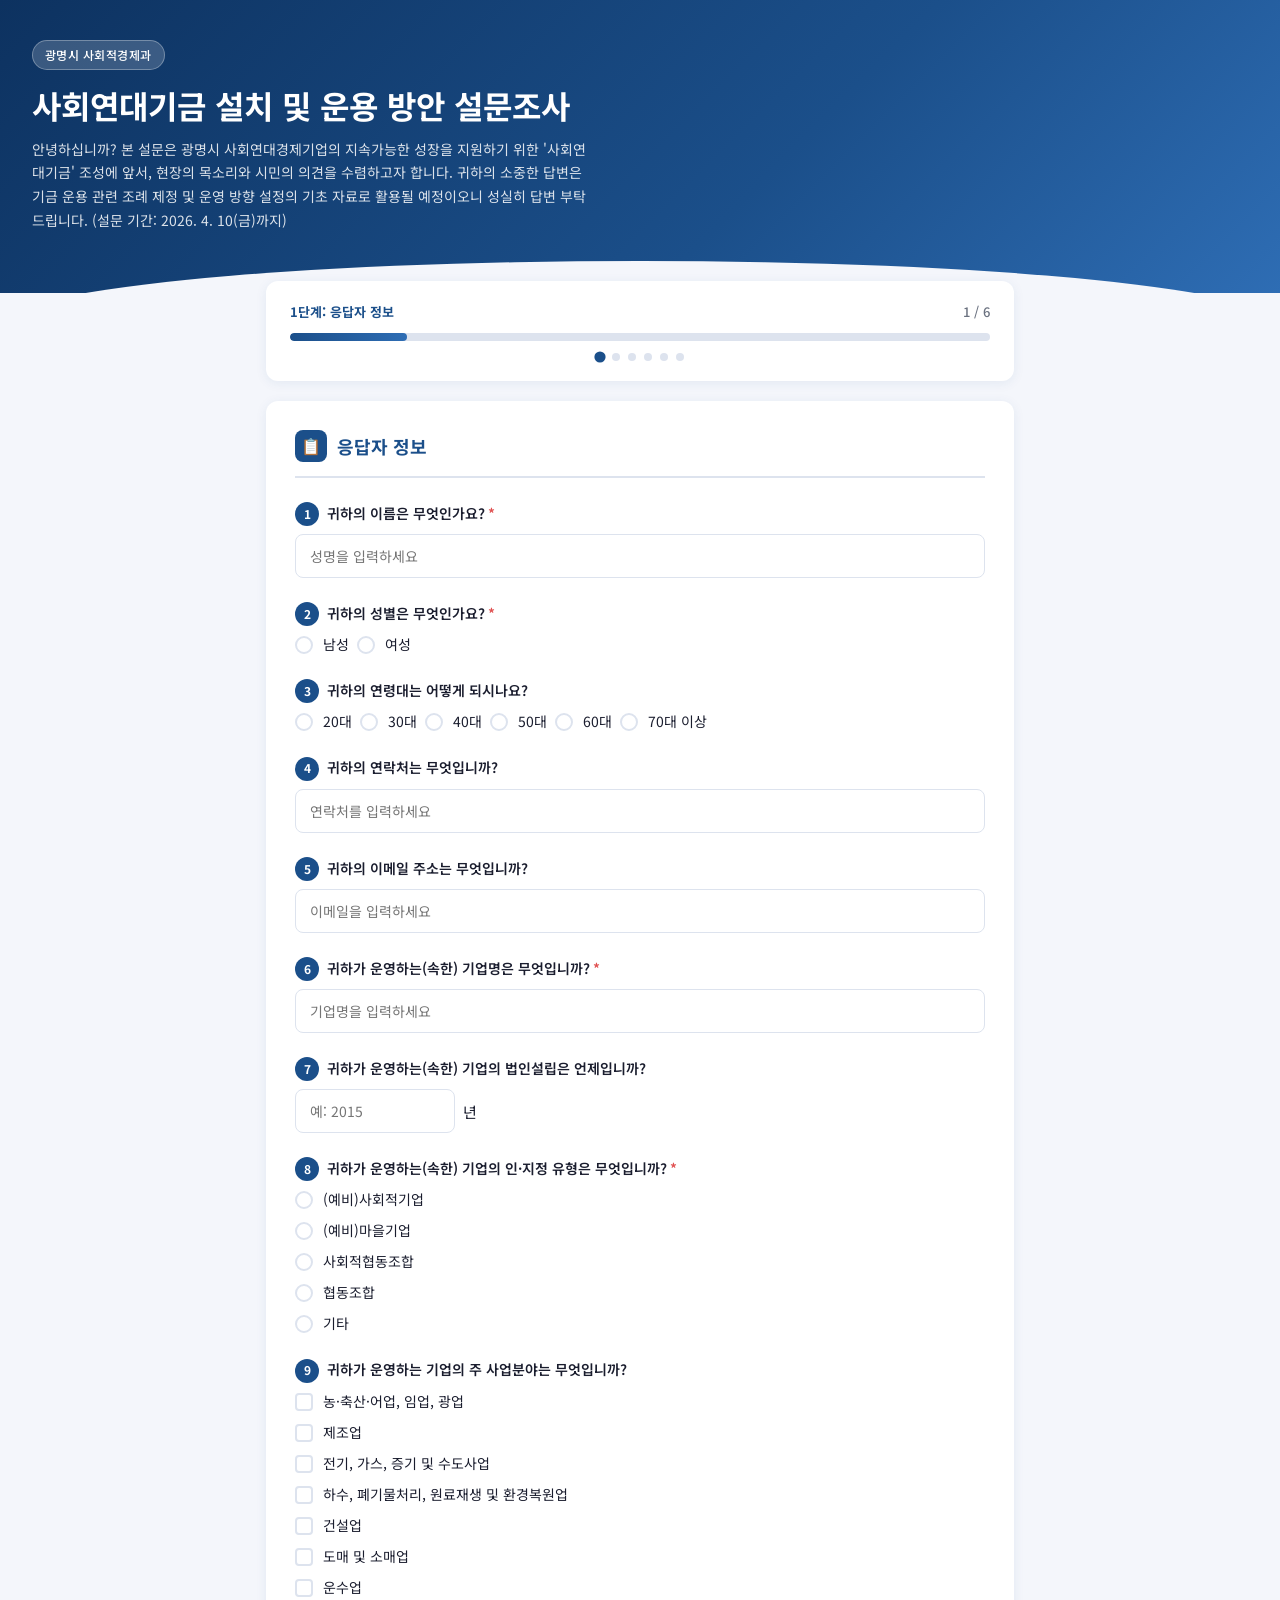
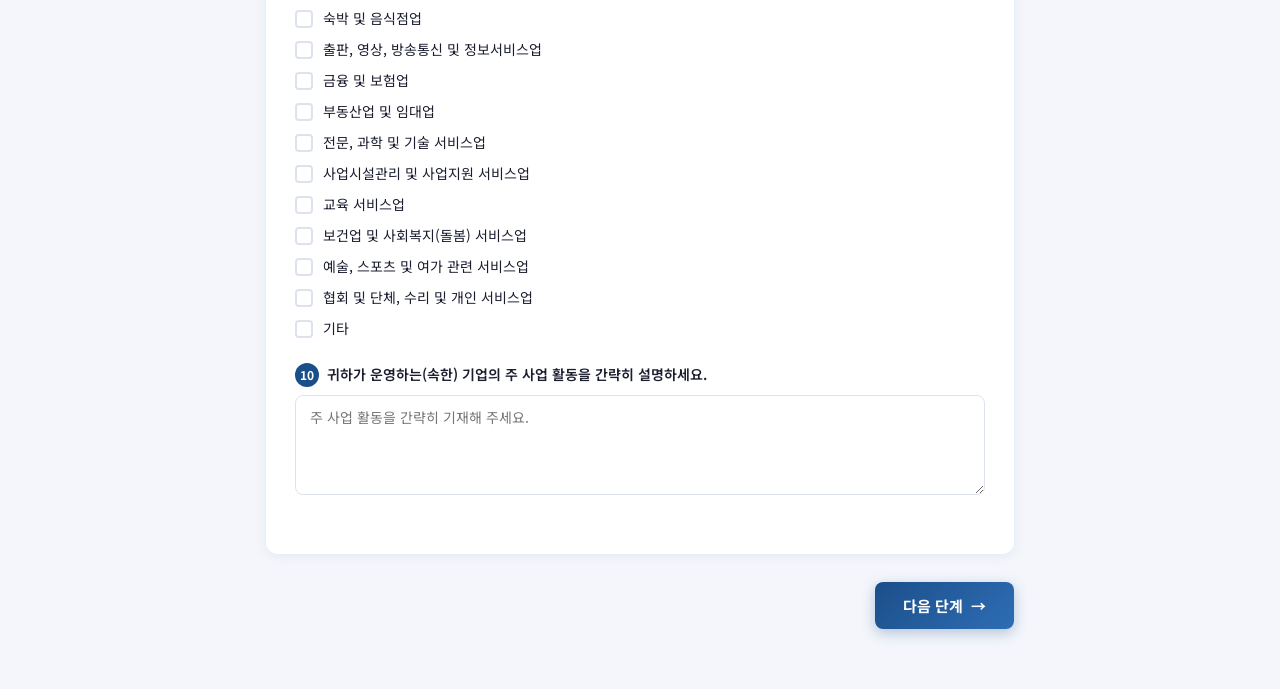
<file: index.html>
<!DOCTYPE html>
<html lang="ko">

<head>
  <meta charset="UTF-8">
  <meta name="viewport" content="width=device-width, initial-scale=1.0">
  <title>2026 사회연대기금 설치 및 운용 방안 설문조사</title>
  <meta name="description" content="광명시 사회연대기금 설치 및 운용 방안 수립을 위한 설문조사">
  <link rel="stylesheet" href="style.css">
</head>

<body>

  <header class="survey-header">
    <div class="badge-label">광명시 사회적경제과</div>
    <h1>사회연대기금 설치 및 운용 방안 설문조사</h1>
    <p>안녕하십니까? 본 설문은 광명시 사회연대경제기업의 지속가능한 성장을 지원하기 위한 '사회연대기금' 조성에 앞서, 현장의 목소리와 시민의 의견을 수렴하고자 합니다. 귀하의 소중한 답변은 기금 운용 관련 조례 제정 및 운영 방향 설정의 기초 자료로 활용될 예정이오니 성실히 답변 부탁드립니다. (설문 기간: 2026. 4. 10(금)까지)</p>
  </header>

  <div class="survey-wrapper">
    <div class="progress-section">
      <div class="progress-meta">
        <span class="step-label" id="stepLabel">1단계: 기본 정보</span>
        <span id="stepCount">1 / 6</span>
      </div>
      <div class="progress-track">
        <div class="progress-fill" id="progressFill" style="width:16.6%"></div>
      </div>
      <div class="step-dots" id="stepDots"></div>
    </div>

    <div id="alertBox"></div>

    <!-- ══ STEP 1: 응답자 정보 ════════════════════════════════ -->
    <div class="survey-step active" id="step1">
      <div class="survey-card">
        <div class="section-title"><span class="icon">📋</span>응답자 정보</div>

        <div class="form-group">
          <label class="form-label"><span class="q-num">1</span>귀하의 이름은 무엇인가요?<span class="required">*</span></label>
          <input type="text" class="form-control" id="name" placeholder="성명을 입력하세요">
        </div>

        <div class="form-group">
          <label class="form-label"><span class="q-num">2</span>귀하의 성별은 무엇인가요?<span class="required">*</span></label>
          <div class="radio-group horizontal">
            <label class="radio-item"><input type="radio" name="gender" value="남성"><label>남성</label></label>
            <label class="radio-item"><input type="radio" name="gender" value="여성"><label>여성</label></label>
          </div>
        </div>

        <div class="form-group">
          <label class="form-label"><span class="q-num">3</span>귀하의 연령대는 어떻게 되시나요?</label>
          <div class="radio-group horizontal">
            <label class="radio-item"><input type="radio" name="age_group" value="20대"><label>20대</label></label>
            <label class="radio-item"><input type="radio" name="age_group" value="30대"><label>30대</label></label>
            <label class="radio-item"><input type="radio" name="age_group" value="40대"><label>40대</label></label>
            <label class="radio-item"><input type="radio" name="age_group" value="50대"><label>50대</label></label>
            <label class="radio-item"><input type="radio" name="age_group" value="60대"><label>60대</label></label>
            <label class="radio-item"><input type="radio" name="age_group" value="70대 이상"><label>70대 이상</label></label>
          </div>
        </div>

        <div class="form-group">
          <label class="form-label"><span class="q-num">4</span>귀하의 연락처는 무엇입니까?</label>
          <input type="tel" class="form-control" id="phone" placeholder="연락처를 입력하세요">
        </div>

        <div class="form-group">
          <label class="form-label"><span class="q-num">5</span>귀하의 이메일 주소는 무엇입니까?</label>
          <input type="email" class="form-control" id="email" placeholder="이메일을 입력하세요">
        </div>

        <div class="form-group">
          <label class="form-label"><span class="q-num">6</span>귀하가 운영하는(속한) 기업명은 무엇입니까?<span class="required">*</span></label>
          <input type="text" class="form-control" id="company_name" placeholder="기업명을 입력하세요">
        </div>

        <div class="form-group">
          <label class="form-label"><span class="q-num">7</span>귀하가 운영하는(속한) 기업의 법인설립은 언제입니까?</label>
          <div style="display:flex;align-items:center;gap:8px">
            <input type="number" class="form-control" id="company_year" placeholder="예: 2015" min="1900" max="2030" style="max-width:160px">
            <span>년</span>
          </div>
        </div>

        <div class="form-group">
          <label class="form-label"><span class="q-num">8</span>귀하가 운영하는(속한) 기업의 인·지정 유형은 무엇입니까?<span class="required">*</span></label>
          <div class="radio-group">
            <label class="radio-item"><input type="radio" name="org_type" value="(예비)사회적기업"><label>(예비)사회적기업</label></label>
            <label class="radio-item"><input type="radio" name="org_type" value="(예비)마을기업"><label>(예비)마을기업</label></label>
            <label class="radio-item"><input type="radio" name="org_type" value="사회적협동조합"><label>사회적협동조합</label></label>
            <label class="radio-item"><input type="radio" name="org_type" value="협동조합"><label>협동조합</label></label>
            <label class="radio-item"><input type="radio" name="org_type" value="기타" id="orgTypeOther"><label>기타</label></label>
          </div>
          <div class="other-input-wrap" id="orgTypeOtherWrap">
            <input type="text" class="form-control" id="org_type_text" placeholder="기업 유형을 입력하세요">
          </div>
        </div>

        <div class="form-group">
          <label class="form-label"><span class="q-num">9</span>귀하가 운영하는 기업의 주 사업분야는 무엇입니까?</label>
          <div class="check-group">
            <label class="check-item"><input type="checkbox" name="business_sector" value="농·축산·어업, 임업, 광업"><label>농·축산·어업, 임업, 광업</label></label>
            <label class="check-item"><input type="checkbox" name="business_sector" value="제조업"><label>제조업</label></label>
            <label class="check-item"><input type="checkbox" name="business_sector" value="전기, 가스, 증기 및 수도사업"><label>전기, 가스, 증기 및 수도사업</label></label>
            <label class="check-item"><input type="checkbox" name="business_sector" value="하수, 폐기물처리, 원료재생 및 환경복원업"><label>하수, 폐기물처리, 원료재생 및 환경복원업</label></label>
            <label class="check-item"><input type="checkbox" name="business_sector" value="건설업"><label>건설업</label></label>
            <label class="check-item"><input type="checkbox" name="business_sector" value="도매 및 소매업"><label>도매 및 소매업</label></label>
            <label class="check-item"><input type="checkbox" name="business_sector" value="운수업"><label>운수업</label></label>
            <label class="check-item"><input type="checkbox" name="business_sector" value="숙박 및 음식점업"><label>숙박 및 음식점업</label></label>
            <label class="check-item"><input type="checkbox" name="business_sector" value="출판, 영상, 방송통신 및 정보서비스업"><label>출판, 영상, 방송통신 및 정보서비스업</label></label>
            <label class="check-item"><input type="checkbox" name="business_sector" value="금융 및 보험업"><label>금융 및 보험업</label></label>
            <label class="check-item"><input type="checkbox" name="business_sector" value="부동산업 및 임대업"><label>부동산업 및 임대업</label></label>
            <label class="check-item"><input type="checkbox" name="business_sector" value="전문, 과학 및 기술 서비스업"><label>전문, 과학 및 기술 서비스업</label></label>
            <label class="check-item"><input type="checkbox" name="business_sector" value="사업시설관리 및 사업지원 서비스업"><label>사업시설관리 및 사업지원 서비스업</label></label>
            <label class="check-item"><input type="checkbox" name="business_sector" value="교육 서비스업"><label>교육 서비스업</label></label>
            <label class="check-item"><input type="checkbox" name="business_sector" value="보건업 및 사회복지(돌봄) 서비스업"><label>보건업 및 사회복지(돌봄) 서비스업</label></label>
            <label class="check-item"><input type="checkbox" name="business_sector" value="예술, 스포츠 및 여가 관련 서비스업"><label>예술, 스포츠 및 여가 관련 서비스업</label></label>
            <label class="check-item"><input type="checkbox" name="business_sector" value="협회 및 단체, 수리 및 개인 서비스업"><label>협회 및 단체, 수리 및 개인 서비스업</label></label>
            <label class="check-item"><input type="checkbox" name="business_sector" value="기타" id="sectorOther"><label>기타</label></label>
          </div>
          <div class="other-input-wrap" id="sectorOtherWrap">
            <input type="text" class="form-control" id="sector_other_text" placeholder="기타 사업 분야를 입력하세요">
          </div>
        </div>

        <div class="form-group">
          <label class="form-label"><span class="q-num">10</span>귀하가 운영하는(속한) 기업의 주 사업 활동을 간략히 설명하세요.</label>
          <textarea class="form-control" id="biz_description" rows="3" placeholder="주 사업 활동을 간략히 기재해 주세요."></textarea>
        </div>
      </div>
      <div class="nav-buttons">
        <div></div>
        <button class="btn btn-primary" onclick="goNext()">다음 단계 <span>→</span></button>
      </div>
    </div>

    <!-- ══ STEP 2: 일반현황 ══════════════════════════════════ -->
    <div class="survey-step" id="step2">
      <div class="survey-card">
        <div class="section-title"><span class="icon">💰</span>일반현황</div>

        <div class="form-group">
          <label class="form-label"><span class="q-num">1</span>귀하가 운영하는(속한) 기업의 자금조달 방법은 무엇입니까? <span class="required">*</span>
            <span class="form-hint" style="font-weight:400"> — 복수 선택 가능하며 비율을 100%가 되도록 맞춰 주세요.</span>
          </label>
          <div class="pct-grid" id="pctGrid">
            <span class="pct-label">자체 수입(매출)</span>
            <div class="pct-input-wrap"><input type="number" class="form-control pct-input" id="fund_self_pct" min="0" max="100" value="0"><span class="pct-unit">%</span></div>

            <span class="pct-label">출자 또는 증자</span>
            <div class="pct-input-wrap"><input type="number" class="form-control pct-input" id="fund_invest_pct" min="0" max="100" value="0"><span class="pct-unit">%</span></div>

            <span class="pct-label">중앙 또는 지방 정부의 보조금</span>
            <div class="pct-input-wrap"><input type="number" class="form-control pct-input" id="fund_gov_subsidy_pct" min="0" max="100" value="0"><span class="pct-unit">%</span></div>

            <span class="pct-label">정책자금(중소상공인 지원 자금 등)</span>
            <div class="pct-input-wrap"><input type="number" class="form-control pct-input" id="fund_policy_pct" min="0" max="100" value="0"><span class="pct-unit">%</span></div>

            <span class="pct-label">제1금융권(은행, 상호신용금고 포함) 대출</span>
            <div class="pct-input-wrap"><input type="number" class="form-control pct-input" id="fund_loan_1st_pct" min="0" max="100" value="0"><span class="pct-unit">%</span></div>

            <span class="pct-label">제2금융권(캐피탈, 저축은행 등) 대출</span>
            <div class="pct-input-wrap"><input type="number" class="form-control pct-input" id="fund_loan_2nd_pct" min="0" max="100" value="0"><span class="pct-unit">%</span></div>

            <span class="pct-label">민간 투자</span>
            <div class="pct-input-wrap"><input type="number" class="form-control pct-input" id="fund_private_invest_pct" min="0" max="100" value="0"><span class="pct-unit">%</span></div>

            <span class="pct-label">민간 후원·기부</span>
            <div class="pct-input-wrap"><input type="number" class="form-control pct-input" id="fund_donation_pct" min="0" max="100" value="0"><span class="pct-unit">%</span></div>

            <span class="pct-label">기타 <span class="text-muted" style="font-size:12px">(자유기재)</span></span>
            <div class="pct-input-wrap"><input type="number" class="form-control pct-input" id="fund_other_pct" min="0" max="100" value="0"><span class="pct-unit">%</span></div>
          </div>
          <div class="mt-8">
            <input type="text" class="form-control" id="fund_other_text" placeholder="기타 자금조달 내용 입력 (예: 대표이사 등의 차입금)">
          </div>
          <div class="pct-status-bar neutral" id="pctStatus">
            <span class="status-icon">ℹ️</span>
            <span id="pctStatusText">각 항목에 비율(%)을 입력하세요. 합계: <strong id="pctTotal">0</strong>%</span>
          </div>
        </div>

        <div class="form-group">
          <label class="form-label"><span class="q-num">2</span>귀하가 운영하는(속한) 기업이 최근 3년간 자금조달에 어려움을 겪은 경험이 있습니까?</label>
          <div class="radio-group horizontal">
            <label class="radio-item"><input type="radio" name="fund_3yr_difficulty" value="있다"><label>있다</label></label>
            <label class="radio-item"><input type="radio" name="fund_3yr_difficulty" value="없다"><label>없다</label></label>
          </div>
        </div>

        <div class="form-group">
          <label class="form-label"><span class="q-num">3</span>귀하가 운영하는(속한) 기업이 금융기관의 대출 경험은 어떻습니까?</label>
          <p class="form-hint mb-2">※ 경험 있음 선택 시 대출시기·대출액·대출이율을 입력해 주세요.</p>
          <div class="loan-table-wrapper">
            <table class="loan-table" id="loanTable">
              <thead>
                <tr>
                  <th>대출 기관(종류)</th>
                  <th>대출 경험</th>
                  <th>대출시기(년)</th>
                  <th>대출액(원)</th>
                  <th>대출이율(%)</th>
                </tr>
              </thead>
              <tbody id="loanTableBody"></tbody>
            </table>
          </div>
        </div>

        <div class="form-group">
          <label class="form-label"><span class="q-num">4</span>귀하가 운영하는(속한) 기업이 대출 경험이 있다면, 그 용도는 무엇입니까? <span class="text-muted">(2개 선택 가능)</span></label>
          <div class="check-group">
            <label class="check-item"><input type="checkbox" name="loan_purpose" value="운전(영)자금(인건비 등)"><label>운전(영)자금(인건비 등)</label></label>
            <label class="check-item"><input type="checkbox" name="loan_purpose" value="시설자금(시설 투자 등)"><label>시설자금(시설 투자 등)</label></label>
            <label class="check-item"><input type="checkbox" name="loan_purpose" value="사업개발비(새로운 제품·기술 개발 등)"><label>사업개발비(새로운 제품·기술 개발 등)</label></label>
            <label class="check-item"><input type="checkbox" name="loan_purpose" value="부동산 매입(건물, 토지 등)"><label>부동산 매입(건물, 토지 등)</label></label>
            <label class="check-item"><input type="checkbox" name="loan_purpose" value="차입금(고금리) 대환"><label>차입금(고금리) 대환</label></label>
            <label class="check-item"><input type="checkbox" name="loan_purpose" value="기타" id="loanPurposeOther"><label>기타</label></label>
          </div>
          <div class="other-input-wrap" id="loanPurposeOtherWrap">
            <input type="text" class="form-control" id="loan_purpose_text" placeholder="기타 용도를 입력하세요">
          </div>
        </div>

        <div class="form-group">
          <label class="form-label"><span class="q-num">5</span>귀하가 운영하는(속한) 기업의 전체 대출 규모는 어떻게 되시나요?</label>
          <div class="radio-group">
            <label class="radio-item"><input type="radio" name="total_loan_amount" value="1천만 원 미만"><label>1천만 원 미만</label></label>
            <label class="radio-item"><input type="radio" name="total_loan_amount" value="1천만 원 이상 ~ 5천만 원 미만"><label>1천만 원 ~ 5천만 원 미만</label></label>
            <label class="radio-item"><input type="radio" name="total_loan_amount" value="5천만 원 이상 ~ 1억 원 미만"><label>5천만 원 ~ 1억 원 미만</label></label>
            <label class="radio-item"><input type="radio" name="total_loan_amount" value="1억 원 이상 ~ 3억 원 미만"><label>1억 원 ~ 3억 원 미만</label></label>
            <label class="radio-item"><input type="radio" name="total_loan_amount" value="3억 원 이상 ~ 5억 원 미만"><label>3억 원 ~ 5억 원 미만</label></label>
            <label class="radio-item"><input type="radio" name="total_loan_amount" value="5억 원 이상" id="totalLoanAmtOther"><label>5억 원 이상</label></label>
          </div>
        </div>
      </div>
      <div class="nav-buttons">
        <button class="btn btn-secondary" onclick="goPrev()">← 이전</button>
        <button class="btn btn-primary" id="nextFromStep2" onclick="goNext()">다음 단계 →</button>
      </div>
    </div>

    <!-- ══ STEP 3: 대출 조건 및 자금조달 어려움 ══════════════ -->
    <div class="survey-step" id="step3">
      <div class="survey-card">
        <div class="section-title"><span class="icon">📊</span>대출 조건 및 자금조달 어려움</div>

        <div class="form-group">
          <label class="form-label"><span class="q-num">6</span>귀하가 운영하는(속한) 기업이 대출금 상환 조건은 어떻게 되시나요?</label>
          <div class="radio-group">
            <label class="radio-item"><input type="radio" name="loan_repayment" value="만기일시상환"><label>만기일시상환</label></label>
            <label class="radio-item"><input type="radio" name="loan_repayment" value="원금분할상환"><label>원금분할상환</label></label>
            <label class="radio-item"><input type="radio" name="loan_repayment" value="원리금균등분할상환"><label>원리금균등분할상환</label></label>
            <label class="radio-item"><input type="radio" name="loan_repayment" value="기타" id="loanRepaymentOther"><label>기타</label></label>
          </div>
          <div class="other-input-wrap" id="loanRepaymentOtherWrap">
            <input type="text" class="form-control" id="loan_repayment_text" placeholder="기타 상환 조건을 입력하세요">
          </div>
        </div>

        <div class="form-group">
          <label class="form-label"><span class="q-num">7</span>귀하가 운영하는(속한) 기업이 자금조달 시 가장 어려웠던 점은 무엇입니까? <span class="text-muted">(2개 선택 가능)</span></label>
          <div class="check-group">
            <label class="check-item"><input type="checkbox" name="fund_difficulty_main" value="담보 또는 보증 부족"><label>담보 또는 보증 부족</label></label>
            <label class="check-item"><input type="checkbox" name="fund_difficulty_main" value="신용 등급"><label>신용 등급</label></label>
            <label class="check-item"><input type="checkbox" name="fund_difficulty_main" value="재무구조 문제"><label>재무구조 문제</label></label>
            <label class="check-item"><input type="checkbox" name="fund_difficulty_main" value="높은 대출금리"><label>높은 대출금리</label></label>
            <label class="check-item"><input type="checkbox" name="fund_difficulty_main" value="상환기간 및 방법"><label>상환기간 및 방법</label></label>
            <label class="check-item"><input type="checkbox" name="fund_difficulty_main" value="복잡한 절차 및 행정부담(서류작성 등)"><label>복잡한 절차 및 행정부담(서류작성 등)</label></label>
            <label class="check-item"><input type="checkbox" name="fund_difficulty_main" value="성장 가능성에 대한 평가 부족"><label>성장 가능성에 대한 평가 부족</label></label>
            <label class="check-item"><input type="checkbox" name="fund_difficulty_main" value="사회적 성과에 대한 미고려"><label>사회적 성과에 대한 미고려</label></label>
            <label class="check-item"><input type="checkbox" name="fund_difficulty_main" value="자금 지급까지 소요 기간이 길다"><label>자금 지급까지 소요 기간이 길다</label></label>
            <label class="check-item"><input type="checkbox" name="fund_difficulty_main" value="정보 부족(지원제도 및 금융상품 등)"><label>정보 부족(지원제도 및 금융상품 등)</label></label>
            <label class="check-item"><input type="checkbox" name="fund_difficulty_main" value="기타" id="fundDiffOther"><label>기타</label></label>
          </div>
          <div class="other-input-wrap" id="fundDiffOtherWrap">
            <input type="text" class="form-control" id="fund_difficulty_text" placeholder="기타 어려움을 입력하세요">
          </div>
        </div>

        <div class="form-group">
          <label class="form-label"><span class="q-num">8</span>귀하가 운영하는(속한) 기업의 대출 조건은 만족하십니까?</label>
          <div class="radio-group horizontal">
            <label class="radio-item"><input type="radio" name="loan_satisfaction" value="매우 만족"><label>매우 만족</label></label>
            <label class="radio-item"><input type="radio" name="loan_satisfaction" value="만족"><label>만족</label></label>
            <label class="radio-item"><input type="radio" name="loan_satisfaction" value="보통"><label>보통</label></label>
            <label class="radio-item"><input type="radio" name="loan_satisfaction" value="불만족"><label>불만족</label></label>
            <label class="radio-item"><input type="radio" name="loan_satisfaction" value="매우 불만족"><label>매우 불만족</label></label>
          </div>
          <p class="form-hint">※ 만족 및 보통 선택은 9번으로 이동</p>
        </div>

        <div class="form-group" id="loanDissatisfactionGroup" style="display:none">
          <label class="form-label"><span class="q-num">8-1</span>귀하가 운영하는(속한) 기업의 대출 조건이 불만족한 이유는 무엇입니까?</label>
          <div class="radio-group">
            <label class="radio-item"><input type="radio" name="loan_dissatisfaction_reason" value="대출금액이 적음"><label>대출금액이 적음</label></label>
            <label class="radio-item"><input type="radio" name="loan_dissatisfaction_reason" value="대출이자율이 높음"><label>대출이자율이 높음</label></label>
            <label class="radio-item"><input type="radio" name="loan_dissatisfaction_reason" value="상환기간이 짧음"><label>상환기간이 짧음</label></label>
            <label class="radio-item"><input type="radio" name="loan_dissatisfaction_reason" value="상환조건이 맞지 않음"><label>상환조건이 맞지 않음</label></label>
            <label class="radio-item"><input type="radio" name="loan_dissatisfaction_reason" value="기타" id="loanDissatisfactionOther"><label>기타</label></label>
          </div>
          <div class="other-input-wrap" id="loanDissatisfactionOtherWrap">
            <input type="text" class="form-control" id="loan_dissatisfaction_text" placeholder="기타 이유를 입력하세요">
          </div>
        </div>

        <div class="form-group">
          <label class="form-label"><span class="q-num">9</span>향후 1~3년 내 자금 조달 계획이 있다면, 어떤 방식을 활용하실 계획입니까? <span class="text-muted">(2개 선택 가능)</span></label>
          <div class="check-group">
            <label class="check-item"><input type="checkbox" name="future_fund_plan" value="출자 및 증자"><label>출자 및 증자</label></label>
            <label class="check-item"><input type="checkbox" name="future_fund_plan" value="정부 보조금"><label>정부 보조금</label></label>
            <label class="check-item"><input type="checkbox" name="future_fund_plan" value="민간 투자(임팩트 등)"><label>민간 투자(임팩트 등)</label></label>
            <label class="check-item"><input type="checkbox" name="future_fund_plan" value="기부 및 후원"><label>기부 및 후원</label></label>
            <label class="check-item"><input type="checkbox" name="future_fund_plan" value="정책자금 대출(중소기업진흥공단, 신용보증기금 등)"><label>정책자금 대출(중소기업진흥공단, 신용보증기금 등)</label></label>
            <label class="check-item"><input type="checkbox" name="future_fund_plan" value="경기도 사회적경제기금 대출"><label>경기도 사회적경제기금 대출</label></label>
            <label class="check-item"><input type="checkbox" name="future_fund_plan" value="경기신용보증재단 사회적경제기업 특례보증"><label>경기신용보증재단 사회적경제기업 특례보증</label></label>
            <label class="check-item"><input type="checkbox" name="future_fund_plan" value="일반 금융기관 대출(제1금융 및 제2금융 포함)"><label>일반 금융기관 대출(제1·제2금융 포함)</label></label>
            <label class="check-item"><input type="checkbox" name="future_fund_plan" value="사회연대금융 중개기관 대출(신나는조합, 사회연대은행 등)"><label>사회연대금융 중개기관 대출(신나는조합, 사회연대은행 등)</label></label>
            <label class="check-item"><input type="checkbox" name="future_fund_plan" value="기타" id="futureFundPlanOther"><label>기타</label></label>
          </div>
          <div class="other-input-wrap" id="futureFundPlanOtherWrap">
            <input type="text" class="form-control" id="future_fund_plan_text" placeholder="기타 방식을 입력하세요">
          </div>
        </div>

        <div class="form-group">
          <label class="form-label"><span class="q-num">10</span>귀하가 운영하는(속한) 기업에서 자금이 가장 필요한 시기는 언제입니까?</label>
          <div class="radio-group">
            <label class="radio-item"><input type="radio" name="fund_needed_timing" value="창업 초기(1년 ~ 7년)"><label>창업 초기(1년 ~ 7년)</label></label>
            <label class="radio-item"><input type="radio" name="fund_needed_timing" value="성장·확장 단계(7년 이후)"><label>성장·확장 단계(7년 이후)</label></label>
            <label class="radio-item"><input type="radio" name="fund_needed_timing" value="시설·설비 투자 시"><label>시설·설비 투자 시</label></label>
            <label class="radio-item"><input type="radio" name="fund_needed_timing" value="건물, 토지 등 부동산 구입 시"><label>건물, 토지 등 부동산 구입 시</label></label>
            <label class="radio-item"><input type="radio" name="fund_needed_timing" value="사업운영 중 일시적 자금 부족 시"><label>사업운영 중 일시적 자금 부족 시</label></label>
            <label class="radio-item"><input type="radio" name="fund_needed_timing" value="기타" id="fundNeededTimingOther"><label>기타</label></label>
          </div>
          <div class="other-input-wrap" id="fundNeededTimingOtherWrap">
            <input type="text" class="form-control" id="fund_needed_timing_text" placeholder="기타 시기를 입력하세요">
          </div>
        </div>
      </div>
      <div class="nav-buttons">
        <button class="btn btn-secondary" onclick="goPrev()">← 이전</button>
        <button class="btn btn-primary" onclick="goNext()">다음 단계 →</button>
      </div>
    </div>

    <!-- ══ STEP 4: 광명시 사회연대기금 ══════════════════════════════ -->
    <div class="survey-step" id="step4">
      <div class="survey-card">
        <div class="section-title"><span class="icon">🏦</span>광명시 사회연대기금</div>

        <div class="form-group">
          <label class="form-label"><span class="q-num">1</span>귀하는 현재 사회연대경제조직이 금융제도(상품)을 이용하는데 접근성이 어떻다고 생각하십니까? (금융정보 포함)</label>
          <div class="radio-group horizontal">
            <label class="radio-item"><input type="radio" name="finance_accessibility" value="매우 좋다"><label>매우 좋다</label></label>
            <label class="radio-item"><input type="radio" name="finance_accessibility" value="좋다"><label>좋다</label></label>
            <label class="radio-item"><input type="radio" name="finance_accessibility" value="보통이다"><label>보통이다</label></label>
            <label class="radio-item"><input type="radio" name="finance_accessibility" value="어렵다"><label>어렵다</label></label>
            <label class="radio-item"><input type="radio" name="finance_accessibility" value="매우 어렵다"><label>매우 어렵다</label></label>
          </div>
        </div>

        <div class="form-group">
          <label class="form-label"><span class="q-num">2</span>귀하는 사회연대경제기업의 성장과 지역문제 해결을 위한 전용 기금인 '광명시 사회연대기금'이 필요하다고 생각하십니까?</label>
          <div class="radio-group horizontal">
            <label class="radio-item"><input type="radio" name="solidarity_need" value="매우 필요하다"><label>매우 필요하다</label></label>
            <label class="radio-item"><input type="radio" name="solidarity_need" value="필요하다"><label>필요하다</label></label>
            <label class="radio-item"><input type="radio" name="solidarity_need" value="보통이다"><label>보통이다</label></label>
            <label class="radio-item"><input type="radio" name="solidarity_need" value="필요하지 않다"><label>필요하지 않다</label></label>
            <label class="radio-item"><input type="radio" name="solidarity_need" value="매우 필요하지 않다"><label>매우 필요하지 않다</label></label>
          </div>
        </div>

        <div class="form-group">
          <label class="form-label"><span class="q-num">3</span>귀하는 '광명시 사회연대기금'이 왜 필요하다고 생각하십니까? (2개 선택 가능)<span class="text-muted"></span></label>
          <div class="check-group">
            <label class="check-item"><input type="checkbox" name="solidarity_need_reason" value="사회연대경제기업의 안정적인 경영과 지속가능한 성장을 돕기 위해"><label>사회연대경제기업의 안정적인 경영과 지속가능한 성장을 돕기 위해</label></label>
            <label class="check-item"><input type="checkbox" name="solidarity_need_reason" value="사회적 가치 중심 사업에 대한 투자와 지원이 필요하기 때문에"><label>사회적 가치 중심 사업에 대한 투자와 지원이 필요하기 때문에</label></label>
            <label class="check-item"><input type="checkbox" name="solidarity_need_reason" value="담보·신용 한계로 금융 접근이 어려운 조직을 지원하기 위해"><label>담보·신용 한계로 금융 접근이 어려운 조직을 지원하기 위해</label></label>
            <label class="check-item"><input type="checkbox" name="solidarity_need_reason" value="지역경제 활성화 및 지역순환경제 구축을 위해"><label>지역경제 활성화 및 지역순환경제 구축을 위해</label></label>
            <label class="check-item"><input type="checkbox" name="solidarity_need_reason" value="시민·기업·공공이 함께 참여하는 지역 금융 기반 마련을 위해"><label>시민·기업·공공이 함께 참여하는 지역 금융 기반 마련을 위해</label></label>
            <label class="check-item"><input type="checkbox" name="solidarity_need_reason" value="기존 금융상품 및 정부 보조금 제도의 한계를 보완하기 위해"><label>기존 금융상품 및 정부 보조금 제도의 한계를 보완하기 위해</label></label>
            <label class="check-item"><input type="checkbox" name="solidarity_need_reason" value="취약계층의 일자리 및 사회서비스 공급 확대(활성화)를 위해"><label>취약계층의 일자리 및 사회서비스 공급 확대(활성화)를 위해</label></label>
            <label class="check-item"><input type="checkbox" name="solidarity_need_reason" value="기타" id="solidarityNeedReasonOther"><label>기타</label></label>
          </div>
          <div class="other-input-wrap" id="solidarityNeedReasonOtherWrap">
            <input type="text" class="form-control" id="solidarity_need_reason_text" placeholder="기타 이유를 입력하세요">
          </div>
        </div>

        <div class="form-group">
          <label class="form-label"><span class="q-num">4</span>귀하는 광명시 사회연대기금이 기존 사회연대금융 상품을 보완하는 역할을 할 수 있다고 생각하십니까?
            <span class="text-muted" style="font-size:12px"> ※ '그렇지 않다' 선택은 5번으로 이동</span></label>
          <div class="radio-group horizontal">
            <label class="radio-item"><input type="radio" name="solidarity_complement" value="매우 그렇다"><label>매우 그렇다</label></label>
            <label class="radio-item"><input type="radio" name="solidarity_complement" value="그렇다"><label>그렇다</label></label>
            <label class="radio-item"><input type="radio" name="solidarity_complement" value="보통이다"><label>보통이다</label></label>
            <label class="radio-item"><input type="radio" name="solidarity_complement" value="그렇지 않다"><label>그렇지 않다</label></label>
            <label class="radio-item"><input type="radio" name="solidarity_complement" value="매우 그렇지 않다"><label>매우 그렇지 않다</label></label>
          </div>
        </div>

        <div class="form-group" id="solidarityComplementReasonGroup" style="display:none">
          <label class="form-label"><span class="q-num">4-1</span>귀하는 '광명시 사회연대기금'이 기존 사회연대금융 상품의 어떤 점을 보완할 수 있다고 생각하십니까? (2개 선택 가능)<span class="text-muted"></span></label>          <div class="check-group">
            <label class="check-item"><input type="checkbox" name="solidarity_complement_reason" value="복잡한 절차 및 행정부담(서류 작성 등) 감소"><label>복잡한 절차 및 행정부담(서류 작성 등) 감소</label></label>
            <label class="check-item"><input type="checkbox" name="solidarity_complement_reason" value="담보 및 신용 조건의 완화"><label>담보 및 신용 조건의 완화</label></label>
            <label class="check-item"><input type="checkbox" name="solidarity_complement_reason" value="사회적 가치 성과에 대한 고려"><label>사회적 가치 성과에 대한 고려</label></label>
            <label class="check-item"><input type="checkbox" name="solidarity_complement_reason" value="성장가능성에 대한 평가"><label>성장가능성에 대한 평가</label></label>
            <label class="check-item"><input type="checkbox" name="solidarity_complement_reason" value="낮은 대출금리"><label>낮은 대출금리</label></label>
            <label class="check-item"><input type="checkbox" name="solidarity_complement_reason" value="상환조건 및 기간의 유연성"><label>상환조건 및 기간의 유연성</label></label>
            <label class="check-item"><input type="checkbox" name="solidarity_complement_reason" value="대출심사 기간의 단축"><label>대출심사 기간의 단축</label></label>
            <label class="check-item"><input type="checkbox" name="solidarity_complement_reason" value="저신용 및 저소득자 대출"><label>저신용 및 저소득자 대출</label></label>
          </div>
        </div>

        <div class="form-group">
          <label class="form-label"><span class="q-num">5</span>'광명시 사회연대기금'이 설치되면 귀하가 운영하는(속한) 기업 경영에 얼마나 도움이 될 것으로 생각하십니까?</label>
          <div class="radio-group horizontal">
            <label class="radio-item"><input type="radio" name="solidarity_impact" value="매우 도움 될 것이다"><label>매우 도움 될 것이다</label></label>
            <label class="radio-item"><input type="radio" name="solidarity_impact" value="도움 될 것이다"><label>도움 될 것이다</label></label>
            <label class="radio-item"><input type="radio" name="solidarity_impact" value="보통이다"><label>보통이다</label></label>
            <label class="radio-item"><input type="radio" name="solidarity_impact" value="도움이 되지 않을 것이다"><label>도움이 되지 않을 것이다</label></label>
            <label class="radio-item"><input type="radio" name="solidarity_impact" value="전혀 도움이 되지 않을 것이다"><label>전혀 도움이 되지 않을 것이다</label></label>
          </div>
        </div>

        <div class="form-group">
          <label class="form-label"><span class="q-num">6</span>귀하는 '광명시 사회연대기금'이 어떤 방식으로 운영되는 것이 바람직하다고 생각하십니까? <span class="text-muted">(2개 선택 가능)</span></label>
          <div class="check-group">
            <label class="check-item"><input type="checkbox" name="solidarity_operation" value="저리 융자(대출) 지원"><label>저리 융자(대출) 지원</label></label>
            <label class="check-item"><input type="checkbox" name="solidarity_operation" value="투자(지분·펀드) 방식 지원"><label>투자(지분·펀드) 방식 지원</label></label>
            <label class="check-item"><input type="checkbox" name="solidarity_operation" value="창업 또는 성장을 위한 사업화 지원금"><label>창업 또는 성장을 위한 사업화 지원금</label></label>
            <label class="check-item"><input type="checkbox" name="solidarity_operation" value="이차보전 등 이자 지원"><label>이차보전 등 이자 지원</label></label>
            <label class="check-item"><input type="checkbox" name="solidarity_operation" value="보증 및 금융기관 연계 지원"><label>보증 및 금융기관 연계 지원</label></label>
            <label class="check-item"><input type="checkbox" name="solidarity_operation" value="사회연대경제조직 설립 및 운영 지원"><label>사회연대경제조직 설립 및 운영 지원</label></label>
            <label class="check-item"><input type="checkbox" name="solidarity_operation" value="자조 기금(공제조합 등) 매칭 지원"><label>자조 기금(공제조합 등) 매칭 지원</label></label>
            <label class="check-item"><input type="checkbox" name="solidarity_operation" value="저신용 및 저소득자 대출 등" id="solidarityOperationOther"><label>저신용 및 저소득자 대출 등</label></label>
          </div>
          <div class="other-input-wrap" id="solidarityOperationOtherWrap">
            <input type="text" class="form-control" id="solidarity_operation_text" placeholder="기타 내용을 입력하세요">
          </div>
        </div>
      </div>
      <div class="nav-buttons">
        <button class="btn btn-secondary" onclick="goPrev()">← 이전</button>
        <button class="btn btn-primary" onclick="goNext()">다음 단계 →</button>
      </div>
    </div>

    <!-- ══ STEP 5: 사회연대기금 활용 ════════════════════════ -->
    <div class="survey-step" id="step5">
      <div class="survey-card">
        <div class="section-title"><span class="icon">🌱</span>사회연대기금 활용</div>

        <div class="form-group">
          <label class="form-label"><span class="q-num">7</span>귀하는 '광명시 사회연대기금'을 이용할 때 가장 중요한 요소로 무엇을 생각하십니까?</label>
          <div class="radio-group">
            <label class="radio-item"><input type="radio" name="fund_important_factor" value="(융자시)낮은 금리"><label>(융자시)낮은 금리</label></label>
            <label class="radio-item"><input type="radio" name="fund_important_factor" value="(투자시)낮은 투자회수율"><label>(투자시)낮은 투자회수율</label></label>
            <label class="radio-item"><input type="radio" name="fund_important_factor" value="상환 조건 및 기간"><label>상환 조건 및 기간</label></label>
            <label class="radio-item"><input type="radio" name="fund_important_factor" value="간편한 신청 및 서류"><label>간편한 신청 및 서류</label></label>
            <label class="radio-item"><input type="radio" name="fund_important_factor" value="사회적 가치를 반영한 심사 기준"><label>사회적 가치를 반영한 심사 기준</label></label>
            <label class="radio-item"><input type="radio" name="fund_important_factor" value="사후 관리 및 컨설팅"><label>사후 관리 및 컨설팅</label></label>
            <label class="radio-item"><input type="radio" name="fund_important_factor" value="기타" id="fundImportantFactorOther"><label>기타</label></label>
          </div>
          <div class="other-input-wrap" id="fundImportantFactorOtherWrap">
            <input type="text" class="form-control" id="fund_important_factor_text" placeholder="기타 요소를 입력하세요">
          </div>
        </div>

        <div class="form-group">
          <label class="form-label"><span class="q-num">8</span>귀하는 '광명시 사회연대기금'이 설치되면 이용하시겠습니까?</label>
          <div class="radio-group horizontal">
            <label class="radio-item"><input type="radio" name="fund_use_willingness" value="적극 이용한다"><label>적극 이용한다</label></label>
            <label class="radio-item"><input type="radio" name="fund_use_willingness" value="이용한다"><label>이용한다</label></label>
            <label class="radio-item"><input type="radio" name="fund_use_willingness" value="생각해 본다"><label>생각해 본다</label></label>
            <label class="radio-item"><input type="radio" name="fund_use_willingness" value="이용하지 않는다"><label>이용하지 않는다</label></label>
            <label class="radio-item"><input type="radio" name="fund_use_willingness" value="전혀 이용하지 않는다"><label>전혀 이용하지 않는다</label></label>
          </div>
        </div>

        <div class="form-group">
          <label class="form-label"><span class="q-num">9</span>귀하는 어떠한 목적으로 '광명시 사회연대기금'을 이용하시겠습니까?</label>
          <div class="radio-group">
            <label class="radio-item"><input type="radio" name="fund_use_purpose" value="긴급 운영자금(인건비 임차료 등)"><label>긴급 운영자금(인건비 임차료 등)</label></label>
            <label class="radio-item"><input type="radio" name="fund_use_purpose" value="신규 시설·설비 투자"><label>신규 시설·설비 투자</label></label>
            <label class="radio-item"><input type="radio" name="fund_use_purpose" value="건물 또는 토지 등 부동산 구입"><label>건물 또는 토지 등 부동산 구입</label></label>
            <label class="radio-item"><input type="radio" name="fund_use_purpose" value="사업 확대를 위한 사업개발비(R&D 비용 등)"><label>사업 확대를 위한 사업개발비(R&D 비용 등)</label></label>
            <label class="radio-item"><input type="radio" name="fund_use_purpose" value="기존 대출 상환(대환대출)"><label>기존 대출 상환(대환대출)</label></label>
            <label class="radio-item"><input type="radio" name="fund_use_purpose" value="홍보·마케팅 자금"><label>홍보·마케팅 자금</label></label>
            <label class="radio-item"><input type="radio" name="fund_use_purpose" value="기타" id="fundPurposeOther"><label>기타</label></label>
          </div>
          <div class="other-input-wrap" id="fundPurposeOtherWrap">
            <input type="text" class="form-control" id="fund_purpose_text" placeholder="기타 목적을 입력하세요">
          </div>
        </div>

        <div class="form-group">
          <label class="form-label"><span class="q-num">10</span>귀하가 '광명시 사회연대기금'을 이용하여 자금을 조달한다면 자금 규모는 얼마 정도 생각하십니까?</label>
          <div class="radio-group">
            <label class="radio-item"><input type="radio" name="fund_expected_amount" value="1천만 원 미만"><label>1천만 원 미만</label></label>
            <label class="radio-item"><input type="radio" name="fund_expected_amount" value="1천만 원 이상 ~ 3천만 원 미만"><label>1천만 원 ~ 3천만 원 미만</label></label>
            <label class="radio-item"><input type="radio" name="fund_expected_amount" value="3천만 원 이상 ~ 5천만 원 미만"><label>3천만 원 ~ 5천만 원 미만</label></label>
            <label class="radio-item"><input type="radio" name="fund_expected_amount" value="5천만 원 이상 ~ 1억 원 미만"><label>5천만 원 ~ 1억 원 미만</label></label>
            <label class="radio-item"><input type="radio" name="fund_expected_amount" value="1억 원 이상 ~ 3억 원 미만"><label>1억 원 ~ 3억 원 미만</label></label>
            <label class="radio-item"><input type="radio" name="fund_expected_amount" value="3억 원 이상 ~ 5억 원 미만"><label>3억 원 ~ 5억 원 미만</label></label>
            <label class="radio-item"><input type="radio" name="fund_expected_amount" value="5억 원 이상"><label>5억 원 이상</label></label>
            <label class="radio-item"><input type="radio" name="fund_expected_amount" value="기타" id="fundExpectedAmtOther"><label>기타</label></label>
          </div>
          <div class="other-input-wrap" id="fundExpectedAmtOtherWrap">
            <input type="text" class="form-control" id="fund_expected_amount_text" placeholder="금액을 기재하세요">
          </div>
        </div>

        <div class="form-group">
          <label class="form-label"><span class="q-num">11</span>귀하는 사회연대경제기업이 모여 자조기금 또는 공제조합을 만든다면 참여하시겠습니까?</label>
          <div class="radio-group horizontal">
            <label class="radio-item"><input type="radio" name="fund_participation" value="꼭 참여한다"><label>꼭 참여한다</label></label>
            <label class="radio-item"><input type="radio" name="fund_participation" value="참여한다"><label>참여한다</label></label>
            <label class="radio-item"><input type="radio" name="fund_participation" value="생각해 본다"><label>생각해 본다</label></label>
            <label class="radio-item"><input type="radio" name="fund_participation" value="참여하지 않는다"><label>참여하지 않는다</label></label>
            <label class="radio-item"><input type="radio" name="fund_participation" value="전혀 참여하지 않는다"><label>전혀 참여하지 않는다</label></label>
          </div>
        </div>

        <div class="form-group">
          <label class="form-label"><span class="q-num">12</span>귀하가 사회연대경제조직 간 상호부조를 위한 자조기금 또는 공제조합에 참여한다면, 연평균 어느 정도의 금액까지 출연(납부)이 가능하십니까?
            <span class="form-hint"> ※ 기금은 추후 긴급 자금 대출이나 이자 지원의 혜택으로 환원됩니다.</span></label>
          <div class="radio-group">
            <label class="radio-item"><input type="radio" name="fund_contrib_amount" value="연 5만 원 미만"><label>연 5만 원 미만</label></label>
            <label class="radio-item"><input type="radio" name="fund_contrib_amount" value="연 5만 원"><label>연 5만 원</label></label>
            <label class="radio-item"><input type="radio" name="fund_contrib_amount" value="연 10만 원"><label>연 10만 원</label></label>
            <label class="radio-item"><input type="radio" name="fund_contrib_amount" value="연 10만 원 이상 ~ 30만 원 미만"><label>연 10만 원 이상 ~ 30만 원 미만</label></label>
            <label class="radio-item"><input type="radio" name="fund_contrib_amount" value="연 30만 원 이상 ~ 50만 원 미만"><label>연 30만 원 이상 ~ 50만 원 미만</label></label>
            <label class="radio-item"><input type="radio" name="fund_contrib_amount" value="연 50만 원 이상 ~ 100만 원 미만"><label>연 50만 원 이상 ~ 100만 원 미만</label></label>
            <label class="radio-item"><input type="radio" name="fund_contrib_amount" value="100만 원 이상" id="fundContribOther"><label>100만 원 이상</label></label>
          </div>
        </div>

        <div class="form-group">
          <label class="form-label"><span class="q-num">13</span>사회연대기금 설치 및 운용에 대해 바라는 점이나 우려되는 점이 있다면 자유롭게 작성해 주십시오.</label>
          <textarea class="form-control" id="free_opinion" rows="4" placeholder="자유롭게 의견을 남겨 주세요."></textarea>
        </div>
      </div>
      <div class="nav-buttons">
        <button class="btn btn-secondary" onclick="goPrev()">← 이전</button>
        <button class="btn btn-primary" onclick="goNext()">다음 단계 →</button>
      </div>
    </div>

    <!-- ══ STEP 6: 개인정보 동의 + 제출 ════════════════════════ -->
    <div class="survey-step" id="step6">
      <div class="survey-card">
        <div class="section-title"><span class="icon">🔒</span>개인정보 수집 및 이용 동의</div>

        <div class="consent-box">
          <strong>[개인정보 수집 및 이용 동의서]</strong><br><br>
          본 설문은 광명시 사회연대기금 제도 설계를 위한 기초 자료로 활용되며, 수집된 개인정보(이름, 성별, 연령대, 기업명, 연락처, 이메일 등)는 통계 분석 목적 외에는 사용되지 않습니다. 응답 내용은 익명으로 처리되며, 관련 법령에 따라 최대 5년까지 안전하게 관리됩니다.
        </div>

        <div class="form-group mt-16">
          <label class="form-label">개인정보 수집·이용에 동의하십니까? <span class="required">*</span></label>
          <div class="radio-group horizontal">
            <label class="radio-item"><input type="radio" name="consent_collect" value="동의함"><label>동의함</label></label>
            <label class="radio-item"><input type="radio" name="consent_collect" value="동의하지 않음"><label>동의하지 않음</label></label>
          </div>
        </div>

        <div class="consent-box" style="margin-top:24px">
          <strong>[개인정보 제3자 제공 동의]</strong><br><br>
          본 설문을 통해 수집된 개인정보는 사회연대기금 관련 기관에 한하여 제공·이용될 수 있습니다.<br><br>
          <strong>1. 제공받는자:</strong> 광명시 및 사회연대기금 관련 연구·운영 수행기관<br>
          <strong>2. 제공목적:</strong> 사회연대기금 제도 설계, 정책 연구, 설문 결과 분석 및 제도 운영 참고 등<br>
          <strong>3. 제공항목:</strong> 이름, 성별, 연령대, 기업명, 연락처, 이메일 등<br>
          <strong>4. 보유 및 이용기간:</strong> 최대 5년<br><br>
          귀하는 개인정보 제3자 제공에 대해 동의를 거부할 권리가 있으며 동의하지 않더라도 설문 참여에는 제한이 없습니다.
        </div>

        <div class="form-group mt-16">
          <label class="form-label">개인정보 제3자 제공에 동의하십니까?</label>
          <div class="radio-group horizontal">
            <label class="radio-item"><input type="radio" name="consent_3rd_party" value="동의함"><label>동의함</label></label>
            <label class="radio-item"><input type="radio" name="consent_3rd_party" value="동의하지 않음"><label>동의하지 않음</label></label>
          </div>
        </div>
      </div>

      <div class="survey-card mt-0" style="margin-top:16px">
        <div id="submitAlert"></div>
        <button class="btn btn-submit" id="submitBtn" onclick="submitForm()">
          <span id="submitBtnText">✅ 설문 제출하기</span>
        </button>
      </div>

      <div class="nav-buttons" style="justify-content:flex-start">
        <button class="btn btn-secondary" onclick="goPrev()">← 이전</button>
      </div>
    </div>

    <!-- ══ STEP 7: 완료 ═════════════════════════════════════ -->
    <div class="survey-step" id="step7">
      <div class="survey-card">
        <div class="success-screen">
          <div class="check-circle">✓</div>
          <h2>설문 제출 완료!</h2>
          <p>소중한 의견을 제출해 주셔서 감사합니다.<br>
            귀하의 응답은 광명시 사회연대기금 설치·운용 방안 수립에 소중하게 활용됩니다.</p>
          <br>
          <p class="text-muted" style="font-size:13px">문의: 광명시 사회적경제과(☎02-2680-0741)</p>
        </div>
      </div>
    </div>

  </div><!-- /.survey-wrapper -->

  <script src="app.js"></script>
</body>

</html>
</file>
<file: style.css>
/* =============================================
   사회연대기금 설문조사 — style.css
   ============================================= */

@import url('https://fonts.googleapis.com/css2?family=Noto+Sans+KR:wght@300;400;500;600;700&family=Inter:wght@400;500;600;700&display=swap');

/* ── CSS Custom Properties ─────────────────── */
:root {
  --primary:       #1b4f8a;
  --primary-light: #2e6db4;
  --primary-dark:  #0d3260;
  --accent:        #e8a21a;
  --success:       #22a86a;
  --danger:        #e05050;
  --warning:       #f0a500;
  --bg:            #f4f6fb;
  --card-bg:       #ffffff;
  --text:          #1a1d2e;
  --text-muted:    #6b7280;
  --border:        #dde3ee;
  --radius:        12px;
  --radius-sm:     8px;
  --shadow:        0 2px 12px rgba(27,79,138,.08);
  --shadow-md:     0 4px 24px rgba(27,79,138,.14);
  --transition:    .2s ease;
  --font-main:     'Noto Sans KR', 'Inter', sans-serif;
}

/* ── Reset & Base ───────────────────────────── */
*, *::before, *::after { box-sizing: border-box; margin: 0; padding: 0; }

html { scroll-behavior: smooth; }

body {
  font-family: var(--font-main);
  background: var(--bg);
  color: var(--text);
  min-height: 100vh;
  line-height: 1.7;
  font-size: 15px;
}

/* ── Layout ─────────────────────────────────── */
.survey-wrapper {
  max-width: 780px;
  margin: 0 auto;
  padding: 0 16px 60px;
}

/* ── Header ─────────────────────────────────── */
.survey-header {
  background: linear-gradient(135deg, var(--primary-dark) 0%, var(--primary) 60%, var(--primary-light) 100%);
  color: #fff;
  padding: 40px 32px 60px;
  position: relative;
  overflow: hidden;
}
.survey-header::after {
  content: '';
  position: absolute;
  bottom: -32px; left: 0; right: 0;
  height: 64px;
  background: var(--bg);
  border-radius: 50% 50% 0 0 / 64px 64px 0 0;
}
.survey-header .badge-label {
  display: inline-block;
  background: rgba(255,255,255,.18);
  border: 1px solid rgba(255,255,255,.3);
  color: #fff;
  font-size: 12px;
  font-weight: 500;
  padding: 4px 12px;
  border-radius: 20px;
  letter-spacing: .04em;
  margin-bottom: 14px;
}
.survey-header h1 {
  font-size: clamp(1.4rem, 4vw, 2rem);
  font-weight: 700;
  line-height: 1.35;
  margin-bottom: 10px;
}
.survey-header p {
  font-size: 14px;
  opacity: .85;
  max-width: 560px;
}

/* ── Progress Bar ───────────────────────────── */
.progress-section {
  background: var(--card-bg);
  border-radius: var(--radius);
  padding: 20px 24px;
  margin-top: -12px;
  box-shadow: var(--shadow);
  position: relative;
  z-index: 10;
}
.progress-meta {
  display: flex;
  justify-content: space-between;
  align-items: center;
  margin-bottom: 10px;
  font-size: 13px;
  color: var(--text-muted);
  font-weight: 500;
}
.progress-meta .step-label {
  color: var(--primary);
  font-weight: 700;
}
.progress-track {
  height: 8px;
  background: var(--border);
  border-radius: 99px;
  overflow: hidden;
}
.progress-fill {
  height: 100%;
  background: linear-gradient(90deg, var(--primary), var(--primary-light));
  border-radius: 99px;
  transition: width .5s cubic-bezier(.4,0,.2,1);
}

/* ── Step Indicators ────────────────────────── */
.step-dots {
  display: flex;
  gap: 8px;
  justify-content: center;
  margin-top: 12px;
}
.step-dot {
  width: 8px; height: 8px;
  border-radius: 50%;
  background: var(--border);
  transition: all .3s ease;
}
.step-dot.active { background: var(--primary); transform: scale(1.4); }
.step-dot.done { background: var(--success); }

/* ── Cards ──────────────────────────────────── */
.survey-card {
  background: var(--card-bg);
  border-radius: var(--radius);
  padding: 28px 28px;
  margin-top: 20px;
  box-shadow: var(--shadow);
  border: 1px solid transparent;
  transition: box-shadow var(--transition);
}
.survey-card:hover { box-shadow: var(--shadow-md); }

.section-title {
  font-size: 18px;
  font-weight: 700;
  color: var(--primary);
  padding-bottom: 14px;
  border-bottom: 2px solid var(--border);
  margin-bottom: 24px;
  display: flex;
  align-items: center;
  gap: 10px;
}
.section-title .icon {
  width: 32px; height: 32px;
  background: var(--primary);
  border-radius: 8px;
  display: flex; align-items: center; justify-content: center;
  color: #fff;
  font-size: 16px;
  flex-shrink: 0;
}

/* ── Form Groups ────────────────────────────── */
.form-group {
  margin-bottom: 24px;
}
.form-label {
  display: block;
  font-weight: 600;
  margin-bottom: 8px;
  font-size: 14px;
  color: var(--text);
}
.form-label .q-num {
  display: inline-flex;
  align-items: center;
  justify-content: center;
  width: 24px; height: 24px;
  background: var(--primary);
  color: #fff;
  border-radius: 50%;
  font-size: 12px;
  font-weight: 700;
  margin-right: 8px;
  flex-shrink: 0;
}
.form-label .required {
  color: var(--danger);
  margin-left: 3px;
}
.form-hint {
  font-size: 12px;
  color: var(--text-muted);
  margin-top: 4px;
}

/* ── Inputs ─────────────────────────────────── */
.form-control {
  width: 100%;
  padding: 11px 14px;
  border: 1.5px solid var(--border);
  border-radius: var(--radius-sm);
  font-family: var(--font-main);
  font-size: 14px;
  color: var(--text);
  background: #fff;
  transition: border-color var(--transition), box-shadow var(--transition);
  outline: none;
}
.form-control:focus {
  border-color: var(--primary);
  box-shadow: 0 0 0 3px rgba(27,79,138,.12);
}
.form-control:disabled {
  background: #f4f6fb;
  color: var(--text-muted);
  cursor: not-allowed;
}
input[type="number"].form-control { -moz-appearance: textfield; }
input[type="number"].form-control::-webkit-outer-spin-button,
input[type="number"].form-control::-webkit-inner-spin-button { -webkit-appearance: none; }

textarea.form-control { resize: vertical; min-height: 100px; }

/* ── Radio & Checkbox ───────────────────────── */
.radio-group, .check-group {
  display: flex;
  flex-direction: column;
  gap: 10px;
}
.radio-group.horizontal, .check-group.horizontal {
  flex-direction: row;
  flex-wrap: wrap;
  gap: 8px;
}
.radio-item, .check-item {
  display: flex;
  align-items: flex-start;
  gap: 10px;
  cursor: pointer;
  font-size: 14px;
}
.radio-item input[type="radio"],
.check-item input[type="checkbox"] {
  appearance: none;
  -webkit-appearance: none;
  width: 18px; height: 18px;
  border: 2px solid var(--border);
  border-radius: 50%;
  flex-shrink: 0;
  margin-top: 2px;
  transition: all var(--transition);
  cursor: pointer;
  position: relative;
  background: #fff;
}
.check-item input[type="checkbox"] { border-radius: 4px; }
.radio-item input[type="radio"]:checked,
.check-item input[type="checkbox"]:checked {
  background: var(--primary);
  border-color: var(--primary);
}
.radio-item input[type="radio"]:checked::after {
  content: '';
  position: absolute;
  top: 50%; left: 50%;
  transform: translate(-50%,-50%);
  width: 6px; height: 6px;
  border-radius: 50%;
  background: #fff;
}
.check-item input[type="checkbox"]:checked::after {
  content: '✓';
  position: absolute;
  top: 50%; left: 50%;
  transform: translate(-50%,-50%);
  font-size: 11px;
  color: #fff;
  font-weight: 700;
  line-height: 1;
}
.radio-item label, .check-item label {
  cursor: pointer;
  line-height: 1.5;
  font-size: 14px;
}

/* ── Likert Scale ───────────────────────────── */
.likert-wrapper {
  overflow-x: auto;
  -webkit-overflow-scrolling: touch;
}
.likert-table {
  width: 100%;
  border-collapse: collapse;
  min-width: 400px;
}
.likert-table th {
  font-size: 12px;
  font-weight: 600;
  color: var(--text-muted);
  padding: 8px 4px;
  text-align: center;
  white-space: nowrap;
}
.likert-table td {
  padding: 10px 4px;
  text-align: center;
  border-bottom: 1px solid var(--border);
  font-size: 13px;
}
.likert-table td:first-child {
  text-align: left;
  padding-left: 0;
  font-size: 14px;
  min-width: 160px;
}
.likert-table tr:last-child td { border-bottom: none; }
.likert-table input[type="radio"] {
  width: 20px; height: 20px;
  cursor: pointer;
}

/* ── % Calculator ───────────────────────────── */
.pct-grid {
  display: grid;
  grid-template-columns: 1fr auto;
  gap: 8px 12px;
  align-items: center;
}
.pct-label {
  font-size: 14px;
  font-weight: 500;
}
.pct-input-wrap {
  display: flex;
  align-items: center;
  gap: 6px;
}
.pct-input {
  width: 80px;
  text-align: right;
}
.pct-unit { font-size: 14px; color: var(--text-muted); font-weight: 600; }

.pct-status-bar {
  margin-top: 16px;
  padding: 14px 18px;
  border-radius: var(--radius-sm);
  font-size: 14px;
  font-weight: 600;
  background: #f0f4ff;
  border: 1.5px solid var(--border);
  display: flex;
  align-items: center;
  gap: 10px;
  transition: all .3s ease;
}
.pct-status-bar.error {
  background: #fff5f5;
  border-color: var(--danger);
  color: var(--danger);
}
.pct-status-bar.success {
  background: #f0faf5;
  border-color: var(--success);
  color: var(--success);
}
.pct-status-bar.neutral {
  background: #f4f6fb;
  border-color: var(--border);
  color: var(--text-muted);
}
.pct-status-bar .status-icon { font-size: 18px; }

/* ── Loan Table ─────────────────────────────── */
.loan-table-wrapper { overflow-x: auto; -webkit-overflow-scrolling: touch; }
.loan-table {
  width: 100%;
  border-collapse: collapse;
  min-width: 560px;
  font-size: 13px;
}
.loan-table th {
  background: var(--primary);
  color: #fff;
  padding: 10px 8px;
  text-align: center;
  font-size: 12px;
  font-weight: 600;
  white-space: nowrap;
}
.loan-table th:first-child { text-align: left; border-radius: 8px 0 0 0; }
.loan-table th:last-child { border-radius: 0 8px 0 0; }
.loan-table td {
  padding: 10px 8px;
  border-bottom: 1px solid var(--border);
  vertical-align: middle;
  text-align: center;
}
.loan-table td:first-child { text-align: left; font-weight: 500; }
.loan-table tr:last-child td { border-bottom: none; }
.loan-table tr:nth-child(even) td { background: #f8faff; }

.loan-table .exp-radio-group {
  display: flex;
  justify-content: center;
  gap: 12px;
}
.loan-table .exp-radio-group label {
  display: flex;
  align-items: center;
  gap: 4px;
  font-size: 13px;
  cursor: pointer;
  white-space: nowrap;
}
.loan-detail-input {
  width: 90px;
  font-size: 12px;
  padding: 6px 8px;
}

/* Mobile — Card View for Loan Table */
@media (max-width: 600px) {
  .loan-table-wrapper { overflow: visible; }
  .loan-table, .loan-table thead, .loan-table tbody,
  .loan-table th, .loan-table td, .loan-table tr { display: block; }
  .loan-table { min-width: 0; }
  .loan-table thead { display: none; }
  .loan-table tr {
    background: var(--card-bg);
    border: 1.5px solid var(--border);
    border-radius: var(--radius-sm);
    margin-bottom: 12px;
    padding: 14px;
  }
  .loan-table td {
    display: flex;
    align-items: center;
    justify-content: space-between;
    border: none;
    padding: 6px 0;
    text-align: right;
    background: transparent !important;
  }
  .loan-table td:first-child {
    display: block;
    font-size: 15px;
    font-weight: 700;
    color: var(--primary);
    padding-bottom: 10px;
    border-bottom: 1px solid var(--border);
    margin-bottom: 4px;
  }
  .loan-table td:first-child span {
    font-weight: 400;
  }
  .loan-table td:first-child .form-control {
    max-width: 160px;
  }
  .loan-table td::before {
    content: attr(data-label);
    font-size: 12px;
    color: var(--text-muted);
    font-weight: 600;
    flex-shrink: 0;
    margin-right: 10px;
  }
  .loan-table .exp-radio-group { justify-content: flex-end; flex-wrap: wrap; }
  .loan-table .loan-detail-input { width: 100%; max-width: 120px; }
}

/* ── Other Input (conditional) ──────────────── */
.other-input-wrap {
  display: none;
  margin-top: 8px;
  animation: fadeInDown .25s ease;
}
.other-input-wrap.visible { display: block; }
@keyframes fadeInDown {
  from { opacity: 0; transform: translateY(-8px); }
  to   { opacity: 1; transform: translateY(0); }
}

/* ── Navigation Buttons ─────────────────────── */
.nav-buttons {
  display: flex;
  justify-content: space-between;
  align-items: center;
  margin-top: 28px;
  gap: 12px;
}
.draft-banner {
  background: #fff3cd;
  color: #856404;
  padding: 12px;
  text-align: center;
  border-bottom: 1px solid #ffeeba;
  display: flex;
  justify-content: center;
  align-items: center;
  gap: 8px;
}
.draft-banner .btn-sm {
  padding: 6px 12px;
  font-size: 13px;
}

.btn {
  display: inline-flex;
  align-items: center;
  gap: 8px;
  padding: 13px 28px;
  border: none;
  border-radius: var(--radius-sm);
  font-family: var(--font-main);
  font-size: 15px;
  font-weight: 700;
  cursor: pointer;
  transition: all .2s ease;
  white-space: nowrap;
}
.btn:disabled {
  opacity: .45;
  cursor: not-allowed;
  transform: none !important;
}
.btn-primary {
  background: linear-gradient(135deg, var(--primary), var(--primary-light));
  color: #fff;
  box-shadow: 0 4px 14px rgba(27,79,138,.3);
}
.btn-primary:hover:not(:disabled) {
  transform: translateY(-2px);
  box-shadow: 0 6px 20px rgba(27,79,138,.4);
}
.btn-secondary {
  background: #f0f4ff;
  color: var(--primary);
  border: 1.5px solid var(--primary-light);
}
.btn-secondary:hover:not(:disabled) { background: #e0eaff; }
.btn-submit {
  background: linear-gradient(135deg, var(--success), #1d8a56);
  color: #fff;
  box-shadow: 0 4px 14px rgba(34,168,106,.3);
  width: 100%;
  justify-content: center;
  padding: 16px 28px;
  font-size: 16px;
}
.btn-submit:hover:not(:disabled) {
  transform: translateY(-2px);
  box-shadow: 0 6px 20px rgba(34,168,106,.4);
}

/* ── Consent Section ────────────────────────── */
.consent-box {
  background: #f8faff;
  border: 1.5px solid var(--border);
  border-radius: var(--radius-sm);
  padding: 18px;
  font-size: 13px;
  color: var(--text-muted);
  line-height: 1.8;
  max-height: 200px;
  overflow-y: auto;
  margin-bottom: 16px;
}
.consent-agree {
  background: #fff3e0;
  border: 1.5px solid var(--accent);
  border-radius: var(--radius-sm);
  padding: 14px 18px;
}
.consent-agree .check-item label { font-weight: 700; color: var(--text); }

/* ── Loading Spinner ────────────────────────── */
.spinner {
  display: inline-block;
  width: 20px; height: 20px;
  border: 3px solid rgba(255,255,255,.3);
  border-top-color: #fff;
  border-radius: 50%;
  animation: spin .7s linear infinite;
}
@keyframes spin { to { transform: rotate(360deg); } }

/* ── Alert Messages ─────────────────────────── */
.alert {
  padding: 14px 18px;
  border-radius: var(--radius-sm);
  font-size: 14px;
  margin-bottom: 16px;
  display: flex;
  gap: 10px;
  align-items: flex-start;
}
.alert-danger  { background: #fff5f5; border: 1.5px solid var(--danger);  color: var(--danger); }
.alert-success { background: #f0faf5; border: 1.5px solid var(--success); color: #1a7a4e; }
.alert-info    { background: #f0f4ff; border: 1.5px solid var(--primary); color: var(--primary); }

/* ── Success / Complete Screen ──────────────── */
.success-screen {
  text-align: center;
  padding: 48px 24px;
}
.success-screen .check-circle {
  width: 80px; height: 80px;
  background: linear-gradient(135deg, var(--success), #1d8a56);
  border-radius: 50%;
  display: flex; align-items: center; justify-content: center;
  font-size: 40px;
  color: #fff;
  margin: 0 auto 24px;
  box-shadow: 0 8px 24px rgba(34,168,106,.3);
  animation: popIn .5s cubic-bezier(.175,.885,.32,1.275);
}
@keyframes popIn {
  from { transform: scale(0); opacity: 0; }
  to   { transform: scale(1); opacity: 1; }
}
.success-screen h2 { font-size: 1.6rem; font-weight: 700; margin-bottom: 12px; color: var(--primary); }
.success-screen p { color: var(--text-muted); font-size: 15px; }

/* ── Section Visibility ─────────────────────── */
.survey-step { display: none; }
.survey-step.active { display: block; }

/* ── Utilities ──────────────────────────────── */
.divider { border: none; border-top: 1px solid var(--border); margin: 20px 0; }
.text-muted { color: var(--text-muted); }
.text-danger { color: var(--danger); }
.text-success { color: var(--success); }
.fw-bold { font-weight: 700; }
.mt-8 { margin-top: 8px; }
.mt-12 { margin-top: 12px; }
.mt-16 { margin-top: 16px; }
.d-grid { display: grid; }
.col-2 { grid-template-columns: 1fr 1fr; gap: 16px; }

/* ── Responsive ─────────────────────────────── */
@media (max-width: 520px) {
  .survey-header { padding: 28px 20px 52px; }
  .survey-card { padding: 20px 16px; }
  .pct-grid { grid-template-columns: 1fr auto; gap: 6px 8px; }
  .col-2 { grid-template-columns: 1fr; }
  .nav-buttons { flex-wrap: wrap; }
  .btn { flex: 1; justify-content: center; }
}
</file>
